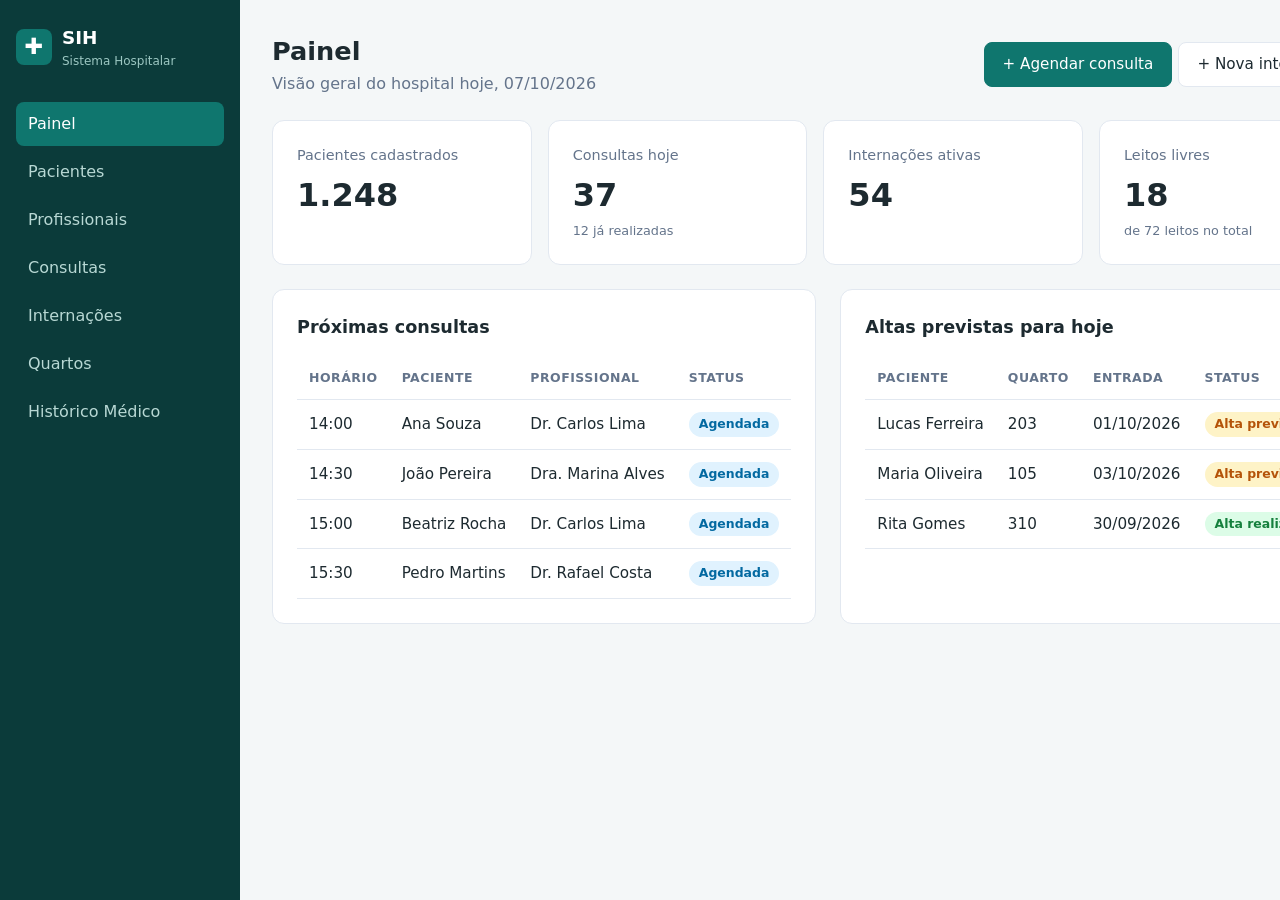
<file: public/index.html>
<!DOCTYPE html>
<html lang="pt-BR">
<head>
  <meta charset="UTF-8">
  <meta name="viewport" content="width=device-width, initial-scale=1.0">
  <title>Painel - Sistema Hospitalar</title>
  <link rel="stylesheet" href="css/style.css">
</head>
<body>
  <aside class="sidebar">
    <div class="brand"><span class="logo">✚</span><div>SIH<small>Sistema Hospitalar</small></div></div>
    <nav>
      <a href="index.html" class="active">Painel</a>
      <a href="pacientes.html">Pacientes</a>
      <a href="profissionais.html">Profissionais</a>
      <a href="consultas.html">Consultas</a>
      <a href="internacoes.html">Internações</a>
      <a href="quartos.html">Quartos</a>
      <a href="historico.html">Histórico Médico</a>
    </nav>
  </aside>

  <main>
    <div class="page-header">
      <div>
        <h1>Painel</h1>
        <p class="subtitle">Visão geral do hospital hoje, 07/10/2026</p>
      </div>
      <div class="actions">
        <a href="consulta-form.html" class="btn btn-primary">+ Agendar consulta</a>
        <a href="internacao-form.html" class="btn">+ Nova internação</a>
      </div>
    </div>

    <section class="stats">
      <div class="card stat">
        <div class="label">Pacientes cadastrados</div>
        <div class="value">1.248</div>
      </div>
      <div class="card stat">
        <div class="label">Consultas hoje</div>
        <div class="value">37</div>
        <div class="hint">12 já realizadas</div>
      </div>
      <div class="card stat">
        <div class="label">Internações ativas</div>
        <div class="value">54</div>
      </div>
      <div class="card stat">
        <div class="label">Leitos livres</div>
        <div class="value">18</div>
        <div class="hint">de 72 leitos no total</div>
      </div>
    </section>

    <div class="grid-2">
      <section class="card">
        <h2 class="section-title">Próximas consultas</h2>
        <div class="table-wrap">
          <table>
            <thead>
              <tr><th>Horário</th><th>Paciente</th><th>Profissional</th><th>Status</th></tr>
            </thead>
            <tbody>
              <tr><td>14:00</td><td>Ana Souza</td><td>Dr. Carlos Lima</td><td><span class="badge badge-info">Agendada</span></td></tr>
              <tr><td>14:30</td><td>João Pereira</td><td>Dra. Marina Alves</td><td><span class="badge badge-info">Agendada</span></td></tr>
              <tr><td>15:00</td><td>Beatriz Rocha</td><td>Dr. Carlos Lima</td><td><span class="badge badge-info">Agendada</span></td></tr>
              <tr><td>15:30</td><td>Pedro Martins</td><td>Dr. Rafael Costa</td><td><span class="badge badge-info">Agendada</span></td></tr>
            </tbody>
          </table>
        </div>
      </section>

      <section class="card">
        <h2 class="section-title">Altas previstas para hoje</h2>
        <div class="table-wrap">
          <table>
            <thead>
              <tr><th>Paciente</th><th>Quarto</th><th>Entrada</th><th>Status</th></tr>
            </thead>
            <tbody>
              <tr><td>Lucas Ferreira</td><td>203</td><td>01/10/2026</td><td><span class="badge badge-warn">Alta prevista</span></td></tr>
              <tr><td>Maria Oliveira</td><td>105</td><td>03/10/2026</td><td><span class="badge badge-warn">Alta prevista</span></td></tr>
              <tr><td>Rita Gomes</td><td>310</td><td>30/09/2026</td><td><span class="badge badge-ok">Alta realizada</span></td></tr>
            </tbody>
          </table>
        </div>
      </section>
    </div>
  </main>
</body>
</html>
</file>
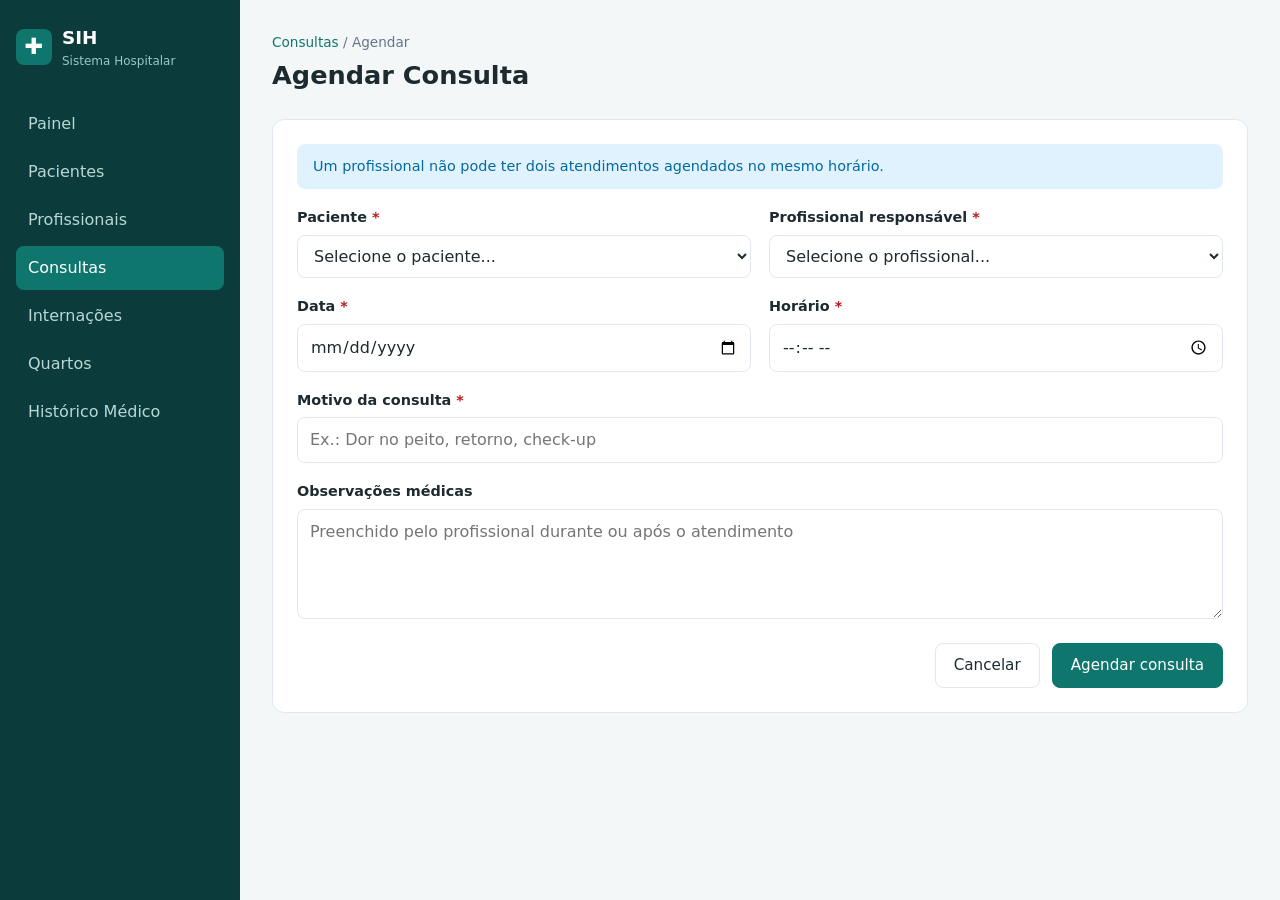
<file: public/consulta-form.html>
<!DOCTYPE html>
<html lang="pt-BR">
<head>
  <meta charset="UTF-8">
  <meta name="viewport" content="width=device-width, initial-scale=1.0">
  <title>Agendar Consulta - Sistema Hospitalar</title>
  <link rel="stylesheet" href="css/style.css">
</head>
<body>
  <aside class="sidebar">
    <div class="brand"><span class="logo">✚</span><div>SIH<small>Sistema Hospitalar</small></div></div>
    <nav>
      <a href="index.html">Painel</a>
      <a href="pacientes.html">Pacientes</a>
      <a href="profissionais.html">Profissionais</a>
      <a href="consultas.html" class="active">Consultas</a>
      <a href="internacoes.html">Internações</a>
      <a href="quartos.html">Quartos</a>
      <a href="historico.html">Histórico Médico</a>
    </nav>
  </aside>

  <main>
    <div class="page-header">
      <div>
        <p class="breadcrumb"><a href="consultas.html">Consultas</a> / Agendar</p>
        <h1>Agendar Consulta</h1>
      </div>
    </div>

    <form class="card">
      <div class="alert alert-info">
        Um profissional não pode ter dois atendimentos agendados no mesmo horário.
      </div>

      <div class="form-grid">
        <div class="field">
          <label for="paciente">Paciente <span class="required">*</span></label>
          <select id="paciente">
            <option value="">Selecione o paciente...</option>
            <option>Ana Souza - 123.456.789-00</option>
            <option>João Pereira - 987.654.321-00</option>
            <option>Beatriz Rocha - 456.789.123-00</option>
          </select>
        </div>
        <div class="field">
          <label for="profissional">Profissional responsável <span class="required">*</span></label>
          <select id="profissional">
            <option value="">Selecione o profissional...</option>
            <option>Dr. Carlos Lima - Cardiologia</option>
            <option>Dra. Marina Alves - Clínica Geral</option>
            <option>Dr. Rafael Costa - Ortopedia</option>
          </select>
        </div>
        <div class="field">
          <label for="data">Data <span class="required">*</span></label>
          <input type="date" id="data">
        </div>
        <div class="field">
          <label for="horario">Horário <span class="required">*</span></label>
          <input type="time" id="horario" step="1800">
        </div>
        <div class="field full">
          <label for="motivo">Motivo da consulta <span class="required">*</span></label>
          <input type="text" id="motivo" placeholder="Ex.: Dor no peito, retorno, check-up">
        </div>
        <div class="field full">
          <label for="observacoes">Observações médicas</label>
          <textarea id="observacoes" placeholder="Preenchido pelo profissional durante ou após o atendimento"></textarea>
        </div>
      </div>

      <div class="form-actions">
        <a href="consultas.html" class="btn">Cancelar</a>
        <button type="button" class="btn btn-primary">Agendar consulta</button>
      </div>
    </form>
  </main>
</body>
</html>
</file>
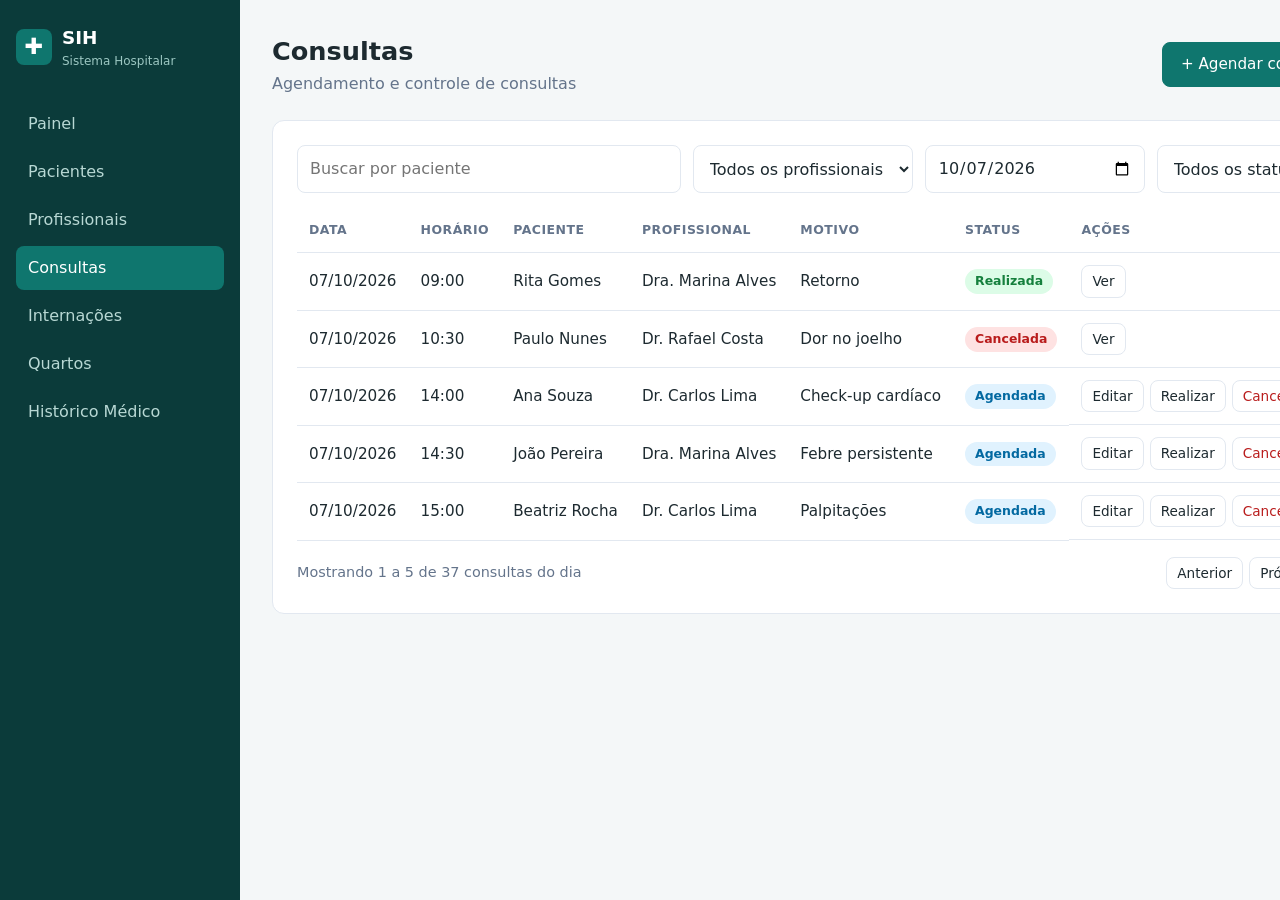
<file: public/consultas.html>
<!DOCTYPE html>
<html lang="pt-BR">
<head>
  <meta charset="UTF-8">
  <meta name="viewport" content="width=device-width, initial-scale=1.0">
  <title>Consultas - Sistema Hospitalar</title>
  <link rel="stylesheet" href="css/style.css">
</head>
<body>
  <aside class="sidebar">
    <div class="brand"><span class="logo">✚</span><div>SIH<small>Sistema Hospitalar</small></div></div>
    <nav>
      <a href="index.html">Painel</a>
      <a href="pacientes.html">Pacientes</a>
      <a href="profissionais.html">Profissionais</a>
      <a href="consultas.html" class="active">Consultas</a>
      <a href="internacoes.html">Internações</a>
      <a href="quartos.html">Quartos</a>
      <a href="historico.html">Histórico Médico</a>
    </nav>
  </aside>

  <main>
    <div class="page-header">
      <div>
        <h1>Consultas</h1>
        <p class="subtitle">Agendamento e controle de consultas</p>
      </div>
      <a href="consulta-form.html" class="btn btn-primary">+ Agendar consulta</a>
    </div>

    <section class="card">
      <form class="toolbar">
        <input type="search" placeholder="Buscar por paciente">
        <select>
          <option>Todos os profissionais</option>
          <option>Dr. Carlos Lima</option>
          <option>Dra. Marina Alves</option>
          <option>Dr. Rafael Costa</option>
        </select>
        <input type="date" value="2026-10-07" style="flex: 0">
        <select>
          <option>Todos os status</option>
          <option>Agendada</option>
          <option>Realizada</option>
          <option>Cancelada</option>
        </select>
      </form>

      <div class="table-wrap">
        <table>
          <thead>
            <tr><th>Data</th><th>Horário</th><th>Paciente</th><th>Profissional</th><th>Motivo</th><th>Status</th><th>Ações</th></tr>
          </thead>
          <tbody>
            <tr>
              <td>07/10/2026</td><td>09:00</td><td>Rita Gomes</td><td>Dra. Marina Alves</td><td>Retorno</td>
              <td><span class="badge badge-ok">Realizada</span></td>
              <td class="actions"><a href="consulta-form.html" class="btn btn-sm">Ver</a></td>
            </tr>
            <tr>
              <td>07/10/2026</td><td>10:30</td><td>Paulo Nunes</td><td>Dr. Rafael Costa</td><td>Dor no joelho</td>
              <td><span class="badge badge-danger">Cancelada</span></td>
              <td class="actions"><a href="consulta-form.html" class="btn btn-sm">Ver</a></td>
            </tr>
            <tr>
              <td>07/10/2026</td><td>14:00</td><td>Ana Souza</td><td>Dr. Carlos Lima</td><td>Check-up cardíaco</td>
              <td><span class="badge badge-info">Agendada</span></td>
              <td class="actions"><a href="consulta-form.html" class="btn btn-sm">Editar</a><a href="consulta-form.html" class="btn btn-sm">Realizar</a><button class="btn btn-sm btn-danger">Cancelar</button></td>
            </tr>
            <tr>
              <td>07/10/2026</td><td>14:30</td><td>João Pereira</td><td>Dra. Marina Alves</td><td>Febre persistente</td>
              <td><span class="badge badge-info">Agendada</span></td>
              <td class="actions"><a href="consulta-form.html" class="btn btn-sm">Editar</a><a href="consulta-form.html" class="btn btn-sm">Realizar</a><button class="btn btn-sm btn-danger">Cancelar</button></td>
            </tr>
            <tr>
              <td>07/10/2026</td><td>15:00</td><td>Beatriz Rocha</td><td>Dr. Carlos Lima</td><td>Palpitações</td>
              <td><span class="badge badge-info">Agendada</span></td>
              <td class="actions"><a href="consulta-form.html" class="btn btn-sm">Editar</a><a href="consulta-form.html" class="btn btn-sm">Realizar</a><button class="btn btn-sm btn-danger">Cancelar</button></td>
            </tr>
          </tbody>
        </table>
      </div>

      <div class="pagination">
        <span>Mostrando 1 a 5 de 37 consultas do dia</span>
        <div class="actions"><button class="btn btn-sm">Anterior</button><button class="btn btn-sm">Próxima</button></div>
      </div>
    </section>
  </main>
</body>
</html>
</file>
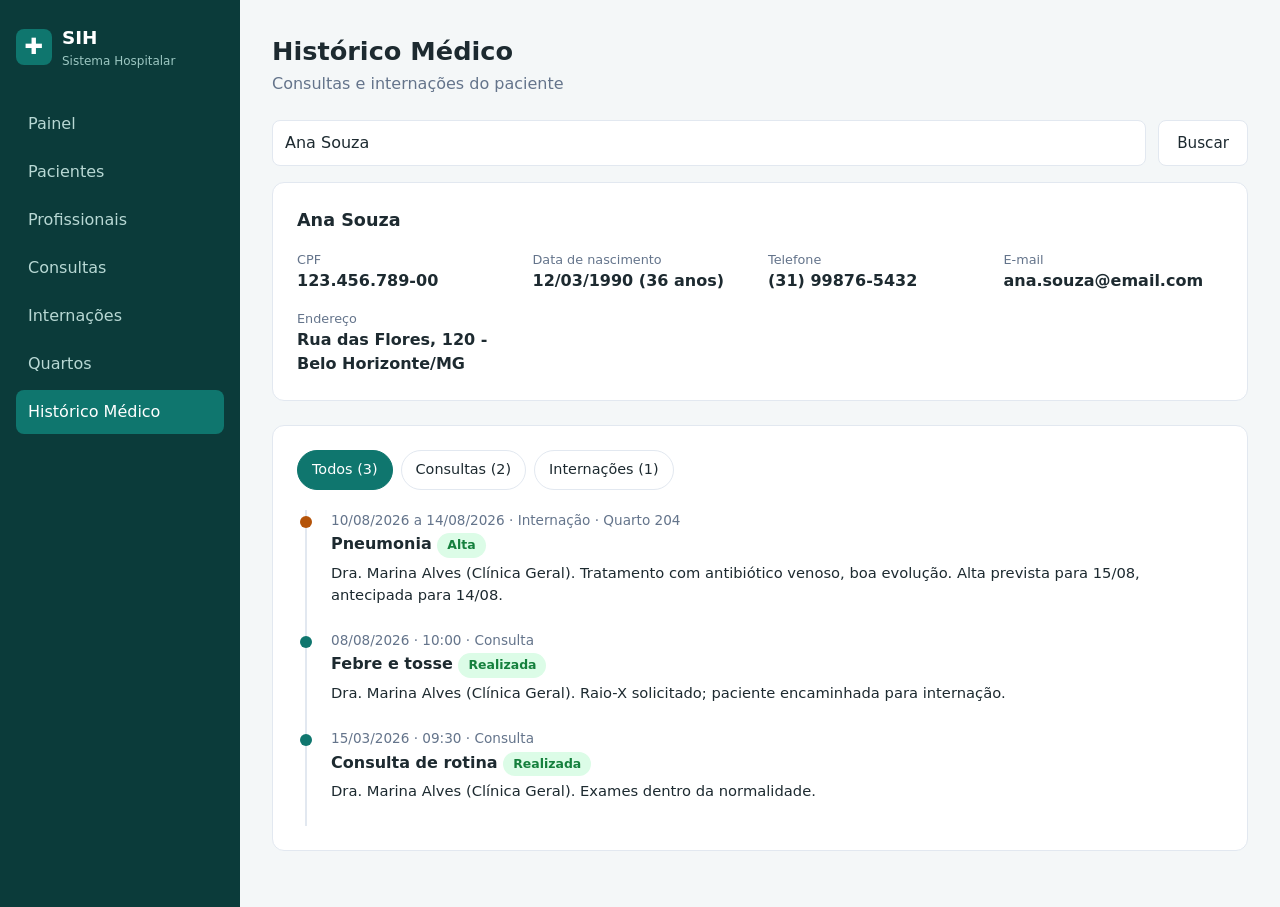
<file: public/historico.html>
<!DOCTYPE html>
<html lang="pt-BR">
<head>
  <meta charset="UTF-8">
  <meta name="viewport" content="width=device-width, initial-scale=1.0">
  <title>Histórico Médico - Sistema Hospitalar</title>
  <link rel="stylesheet" href="css/style.css">
</head>
<body>
  <aside class="sidebar">
    <div class="brand"><span class="logo">✚</span><div>SIH<small>Sistema Hospitalar</small></div></div>
    <nav>
      <a href="index.html">Painel</a>
      <a href="pacientes.html">Pacientes</a>
      <a href="profissionais.html">Profissionais</a>
      <a href="consultas.html">Consultas</a>
      <a href="internacoes.html">Internações</a>
      <a href="quartos.html">Quartos</a>
      <a href="historico.html" class="active">Histórico Médico</a>
    </nav>
  </aside>

  <main>
    <div class="page-header">
      <div>
        <h1>Histórico Médico</h1>
        <p class="subtitle">Consultas e internações do paciente</p>
      </div>
    </div>

    <form class="toolbar">
      <input type="search" placeholder="Buscar paciente por nome ou CPF" value="Ana Souza">
      <button type="button" class="btn">Buscar</button>
    </form>

    <section class="card">
      <h2 class="section-title">Ana Souza</h2>
      <dl class="patient-info">
        <div><dt>CPF</dt><dd>123.456.789-00</dd></div>
        <div><dt>Data de nascimento</dt><dd>12/03/1990 (36 anos)</dd></div>
        <div><dt>Telefone</dt><dd>(31) 99876-5432</dd></div>
        <div><dt>E-mail</dt><dd>ana.souza@email.com</dd></div>
        <div><dt>Endereço</dt><dd>Rua das Flores, 120 - Belo Horizonte/MG</dd></div>
      </dl>
    </section>

    <section class="card">
      <div class="tabs">
        <span class="tab active">Todos (3)</span>
        <span class="tab">Consultas (2)</span>
        <span class="tab">Internações (1)</span>
      </div>

      <ul class="timeline">
        <li class="internacao">
          <div class="date">10/08/2026 a 14/08/2026 · Internação · Quarto 204</div>
          <h3>Pneumonia <span class="badge badge-ok">Alta</span></h3>
          <p>Dra. Marina Alves (Clínica Geral). Tratamento com antibiótico venoso, boa evolução. Alta prevista para 15/08, antecipada para 14/08.</p>
        </li>
        <li>
          <div class="date">08/08/2026 · 10:00 · Consulta</div>
          <h3>Febre e tosse <span class="badge badge-ok">Realizada</span></h3>
          <p>Dra. Marina Alves (Clínica Geral). Raio-X solicitado; paciente encaminhada para internação.</p>
        </li>
        <li>
          <div class="date">15/03/2026 · 09:30 · Consulta</div>
          <h3>Consulta de rotina <span class="badge badge-ok">Realizada</span></h3>
          <p>Dra. Marina Alves (Clínica Geral). Exames dentro da normalidade.</p>
        </li>
      </ul>
    </section>
  </main>
</body>
</html>
</file>
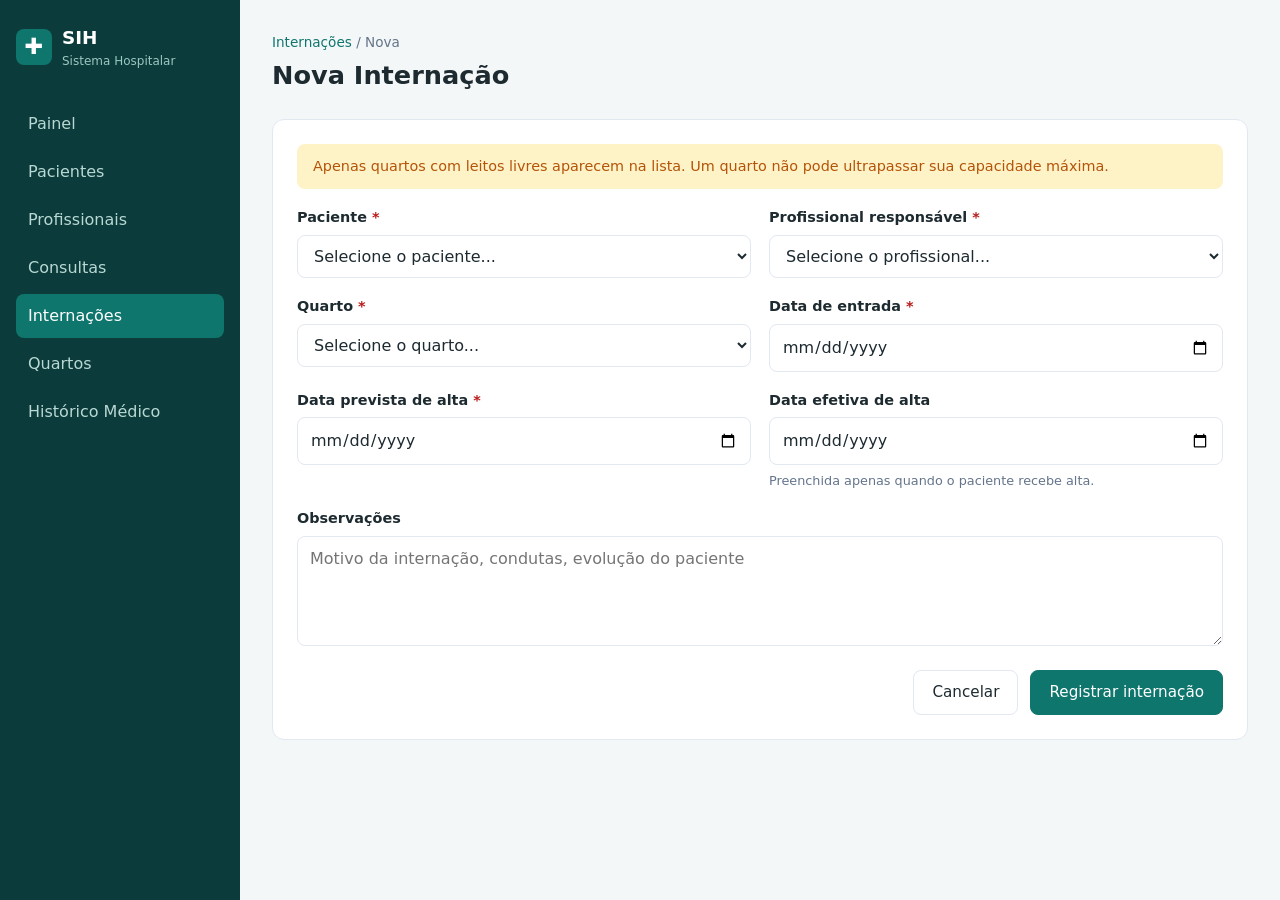
<file: public/internacao-form.html>
<!DOCTYPE html>
<html lang="pt-BR">
<head>
  <meta charset="UTF-8">
  <meta name="viewport" content="width=device-width, initial-scale=1.0">
  <title>Nova Internação - Sistema Hospitalar</title>
  <link rel="stylesheet" href="css/style.css">
</head>
<body>
  <aside class="sidebar">
    <div class="brand"><span class="logo">✚</span><div>SIH<small>Sistema Hospitalar</small></div></div>
    <nav>
      <a href="index.html">Painel</a>
      <a href="pacientes.html">Pacientes</a>
      <a href="profissionais.html">Profissionais</a>
      <a href="consultas.html">Consultas</a>
      <a href="internacoes.html" class="active">Internações</a>
      <a href="quartos.html">Quartos</a>
      <a href="historico.html">Histórico Médico</a>
    </nav>
  </aside>

  <main>
    <div class="page-header">
      <div>
        <p class="breadcrumb"><a href="internacoes.html">Internações</a> / Nova</p>
        <h1>Nova Internação</h1>
      </div>
    </div>

    <form class="card">
      <div class="alert alert-warn">
        Apenas quartos com leitos livres aparecem na lista. Um quarto não pode ultrapassar sua capacidade máxima.
      </div>

      <div class="form-grid">
        <div class="field">
          <label for="paciente">Paciente <span class="required">*</span></label>
          <select id="paciente">
            <option value="">Selecione o paciente...</option>
            <option>Ana Souza - 123.456.789-00</option>
            <option>João Pereira - 987.654.321-00</option>
            <option>Beatriz Rocha - 456.789.123-00</option>
          </select>
        </div>
        <div class="field">
          <label for="profissional">Profissional responsável <span class="required">*</span></label>
          <select id="profissional">
            <option value="">Selecione o profissional...</option>
            <option>Dr. Carlos Lima - Cardiologia</option>
            <option>Dra. Marina Alves - Clínica Geral</option>
            <option>Dr. Rafael Costa - Ortopedia</option>
          </select>
        </div>
        <div class="field">
          <label for="quarto">Quarto <span class="required">*</span></label>
          <select id="quarto">
            <option value="">Selecione o quarto...</option>
            <option>101 - 1º andar (1 de 2 leitos livres)</option>
            <option>204 - 2º andar (2 de 4 leitos livres)</option>
            <option>210 - 2º andar (2 de 3 leitos livres)</option>
            <option>305 - 3º andar (1 de 1 leito livre)</option>
            <option>310 - 3º andar (2 de 2 leitos livres)</option>
          </select>
        </div>
        <div class="field">
          <label for="entrada">Data de entrada <span class="required">*</span></label>
          <input type="date" id="entrada">
        </div>
        <div class="field">
          <label for="prevista">Data prevista de alta <span class="required">*</span></label>
          <input type="date" id="prevista">
        </div>
        <div class="field">
          <label for="efetiva">Data efetiva de alta</label>
          <input type="date" id="efetiva">
          <span class="hint">Preenchida apenas quando o paciente recebe alta.</span>
        </div>
        <div class="field full">
          <label for="observacoes">Observações</label>
          <textarea id="observacoes" placeholder="Motivo da internação, condutas, evolução do paciente"></textarea>
        </div>
      </div>

      <div class="form-actions">
        <a href="internacoes.html" class="btn">Cancelar</a>
        <button type="button" class="btn btn-primary">Registrar internação</button>
      </div>
    </form>
  </main>
</body>
</html>
</file>
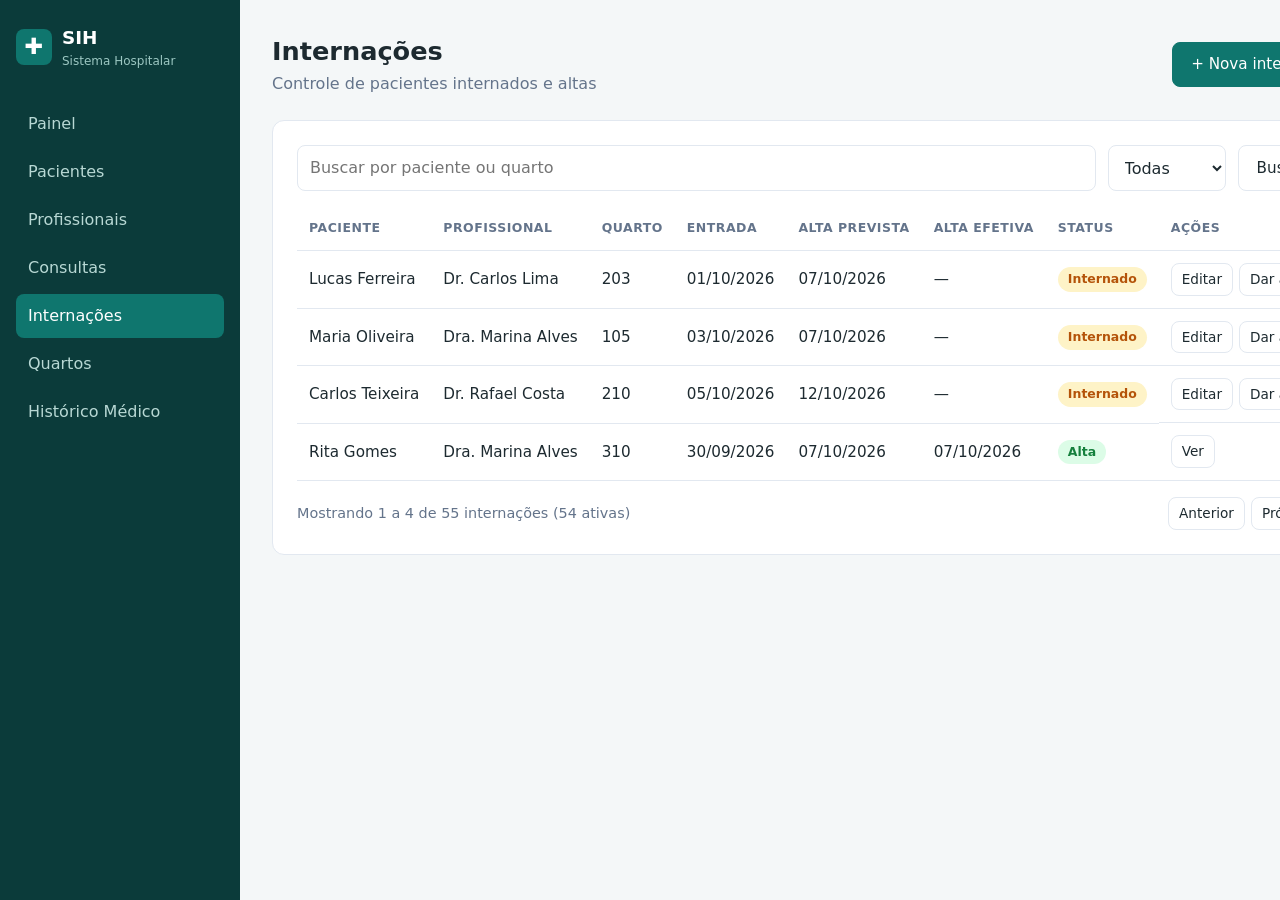
<file: public/internacoes.html>
<!DOCTYPE html>
<html lang="pt-BR">
<head>
  <meta charset="UTF-8">
  <meta name="viewport" content="width=device-width, initial-scale=1.0">
  <title>Internações - Sistema Hospitalar</title>
  <link rel="stylesheet" href="css/style.css">
</head>
<body>
  <aside class="sidebar">
    <div class="brand"><span class="logo">✚</span><div>SIH<small>Sistema Hospitalar</small></div></div>
    <nav>
      <a href="index.html">Painel</a>
      <a href="pacientes.html">Pacientes</a>
      <a href="profissionais.html">Profissionais</a>
      <a href="consultas.html">Consultas</a>
      <a href="internacoes.html" class="active">Internações</a>
      <a href="quartos.html">Quartos</a>
      <a href="historico.html">Histórico Médico</a>
    </nav>
  </aside>

  <main>
    <div class="page-header">
      <div>
        <h1>Internações</h1>
        <p class="subtitle">Controle de pacientes internados e altas</p>
      </div>
      <a href="internacao-form.html" class="btn btn-primary">+ Nova internação</a>
    </div>

    <section class="card">
      <form class="toolbar">
        <input type="search" placeholder="Buscar por paciente ou quarto">
        <select>
          <option>Todas</option>
          <option>Ativas</option>
          <option>Com alta</option>
        </select>
        <button type="button" class="btn">Buscar</button>
      </form>

      <div class="table-wrap">
        <table>
          <thead>
            <tr><th>Paciente</th><th>Profissional</th><th>Quarto</th><th>Entrada</th><th>Alta prevista</th><th>Alta efetiva</th><th>Status</th><th>Ações</th></tr>
          </thead>
          <tbody>
            <tr>
              <td>Lucas Ferreira</td><td>Dr. Carlos Lima</td><td>203</td><td>01/10/2026</td><td>07/10/2026</td><td>—</td>
              <td><span class="badge badge-warn">Internado</span></td>
              <td class="actions"><a href="internacao-form.html" class="btn btn-sm">Editar</a><button class="btn btn-sm">Dar alta</button></td>
            </tr>
            <tr>
              <td>Maria Oliveira</td><td>Dra. Marina Alves</td><td>105</td><td>03/10/2026</td><td>07/10/2026</td><td>—</td>
              <td><span class="badge badge-warn">Internado</span></td>
              <td class="actions"><a href="internacao-form.html" class="btn btn-sm">Editar</a><button class="btn btn-sm">Dar alta</button></td>
            </tr>
            <tr>
              <td>Carlos Teixeira</td><td>Dr. Rafael Costa</td><td>210</td><td>05/10/2026</td><td>12/10/2026</td><td>—</td>
              <td><span class="badge badge-warn">Internado</span></td>
              <td class="actions"><a href="internacao-form.html" class="btn btn-sm">Editar</a><button class="btn btn-sm">Dar alta</button></td>
            </tr>
            <tr>
              <td>Rita Gomes</td><td>Dra. Marina Alves</td><td>310</td><td>30/09/2026</td><td>07/10/2026</td><td>07/10/2026</td>
              <td><span class="badge badge-ok">Alta</span></td>
              <td class="actions"><a href="internacao-form.html" class="btn btn-sm">Ver</a></td>
            </tr>
          </tbody>
        </table>
      </div>

      <div class="pagination">
        <span>Mostrando 1 a 4 de 55 internações (54 ativas)</span>
        <div class="actions"><button class="btn btn-sm">Anterior</button><button class="btn btn-sm">Próxima</button></div>
      </div>
    </section>
  </main>
</body>
</html>
</file>
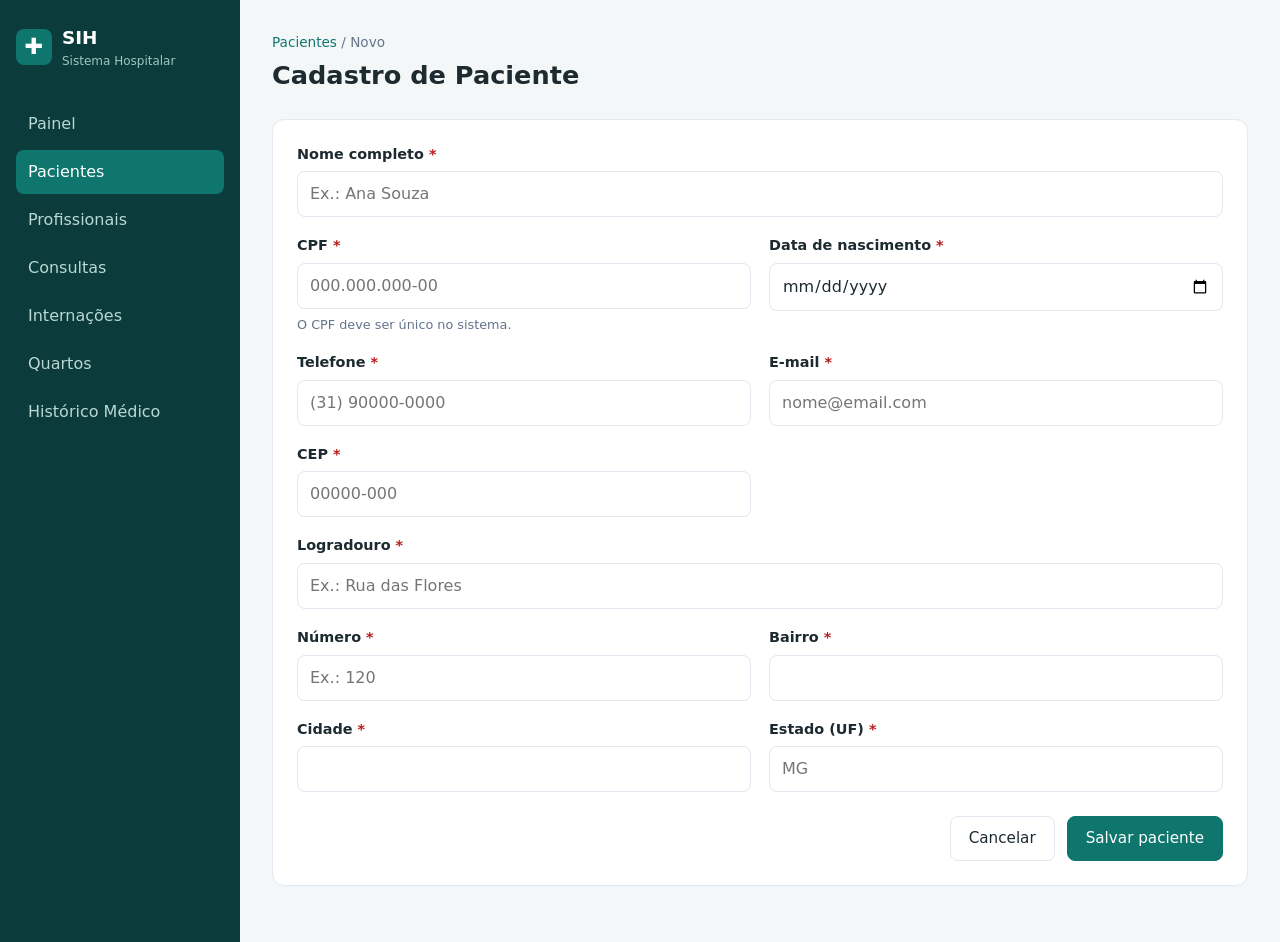
<file: public/paciente-form.html>
<!DOCTYPE html>
<html lang="pt-BR">
<head>
  <meta charset="UTF-8">
  <meta name="viewport" content="width=device-width, initial-scale=1.0">
  <title>Cadastro de Paciente - Sistema Hospitalar</title>
  <link rel="stylesheet" href="css/style.css">
</head>
<body>
  <aside class="sidebar">
    <div class="brand"><span class="logo">✚</span><div>SIH<small>Sistema Hospitalar</small></div></div>
    <nav>
      <a href="index.html">Painel</a>
      <a href="pacientes.html" class="active">Pacientes</a>
      <a href="profissionais.html">Profissionais</a>
      <a href="consultas.html">Consultas</a>
      <a href="internacoes.html">Internações</a>
      <a href="quartos.html">Quartos</a>
      <a href="historico.html">Histórico Médico</a>
    </nav>
  </aside>

  <main>
    <div class="page-header">
      <div>
        <p class="breadcrumb"><a href="pacientes.html">Pacientes</a> / Novo</p>
        <h1>Cadastro de Paciente</h1>
      </div>
    </div>

    <form class="card">
      <div class="form-grid">
        <div class="field full">
          <label for="nome">Nome completo <span class="required">*</span></label>
          <input type="text" id="nome" placeholder="Ex.: Ana Souza">
        </div>
        <div class="field">
          <label for="cpf">CPF <span class="required">*</span></label>
          <input type="text" id="cpf" placeholder="000.000.000-00">
          <span class="hint">O CPF deve ser único no sistema.</span>
        </div>
        <div class="field">
          <label for="nascimento">Data de nascimento <span class="required">*</span></label>
          <input type="date" id="nascimento">
        </div>
        <div class="field">
          <label for="telefone">Telefone <span class="required">*</span></label>
          <input type="tel" id="telefone" placeholder="(31) 90000-0000">
        </div>
        <div class="field">
          <label for="email">E-mail <span class="required">*</span></label>
          <input type="email" id="email" placeholder="nome@email.com">
        </div>
        <div class="field">
          <label for="cep">CEP <span class="required">*</span></label>
          <input type="text" id="cep" placeholder="00000-000">
        </div>
        <div class="field full">
          <label for="logradouro">Logradouro <span class="required">*</span></label>
          <input type="text" id="logradouro" placeholder="Ex.: Rua das Flores">
        </div>
        <div class="field">
          <label for="numero">Número <span class="required">*</span></label>
          <input type="text" id="numero" placeholder="Ex.: 120">
        </div>
        <div class="field">
          <label for="bairro">Bairro <span class="required">*</span></label>
          <input type="text" id="bairro">
        </div>
        <div class="field">
          <label for="cidade">Cidade <span class="required">*</span></label>
          <input type="text" id="cidade">
        </div>
        <div class="field">
          <label for="estado">Estado (UF) <span class="required">*</span></label>
          <input type="text" id="estado" maxlength="2" placeholder="MG">
        </div>
      </div>

      <div class="form-actions">
        <a href="pacientes.html" class="btn">Cancelar</a>
        <button type="button" class="btn btn-primary">Salvar paciente</button>
      </div>
    </form>
  </main>
</body>
</html>
</file>
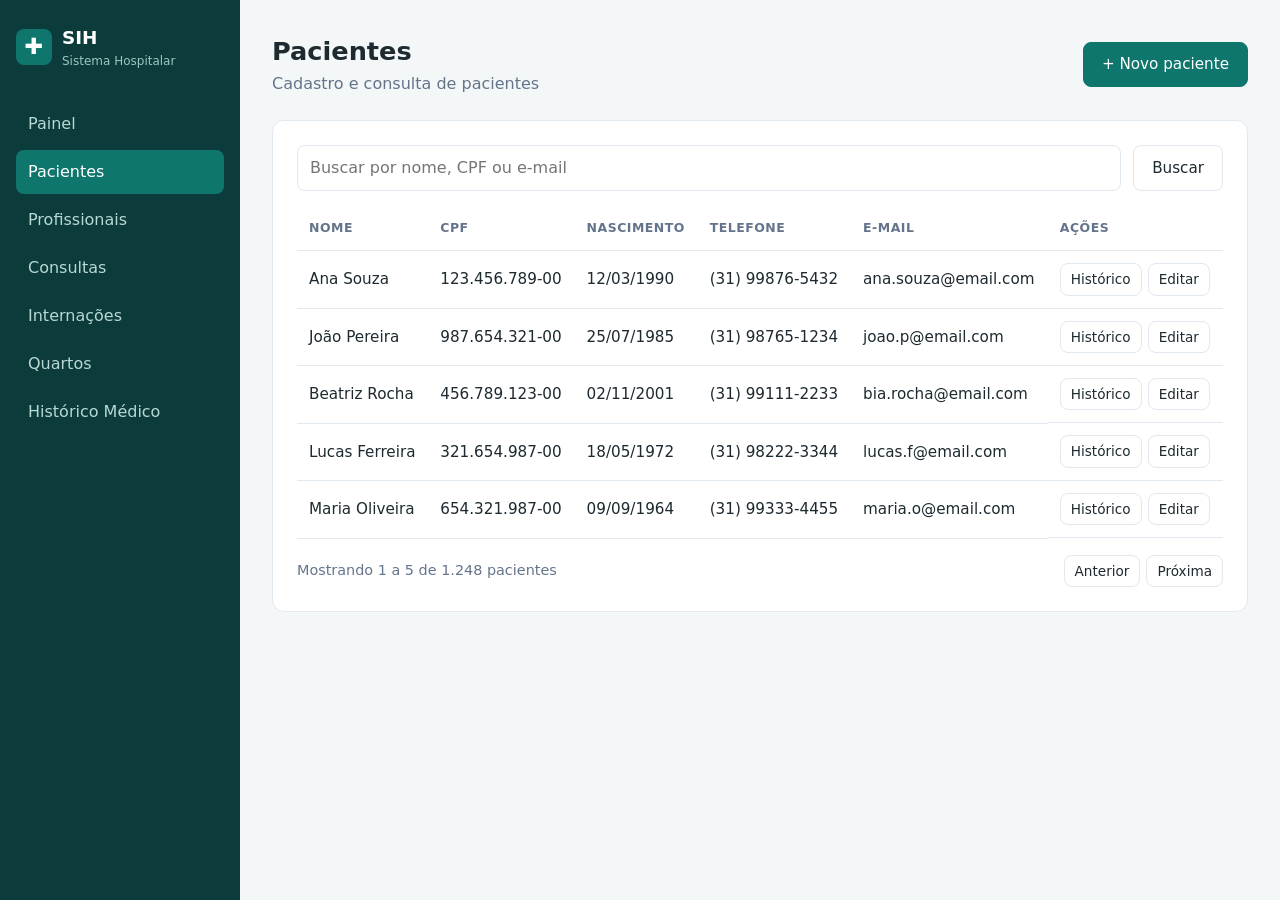
<file: public/pacientes.html>
<!DOCTYPE html>
<html lang="pt-BR">
<head>
  <meta charset="UTF-8">
  <meta name="viewport" content="width=device-width, initial-scale=1.0">
  <title>Pacientes - Sistema Hospitalar</title>
  <link rel="stylesheet" href="css/style.css">
</head>
<body>
  <aside class="sidebar">
    <div class="brand"><span class="logo">✚</span><div>SIH<small>Sistema Hospitalar</small></div></div>
    <nav>
      <a href="index.html">Painel</a>
      <a href="pacientes.html" class="active">Pacientes</a>
      <a href="profissionais.html">Profissionais</a>
      <a href="consultas.html">Consultas</a>
      <a href="internacoes.html">Internações</a>
      <a href="quartos.html">Quartos</a>
      <a href="historico.html">Histórico Médico</a>
    </nav>
  </aside>

  <main>
    <div class="page-header">
      <div>
        <h1>Pacientes</h1>
        <p class="subtitle">Cadastro e consulta de pacientes</p>
      </div>
      <a href="paciente-form.html" class="btn btn-primary">+ Novo paciente</a>
    </div>

    <section class="card">
      <form class="toolbar">
        <input type="search" placeholder="Buscar por nome, CPF ou e-mail">
        <button type="button" class="btn">Buscar</button>
      </form>

      <div class="table-wrap">
        <table>
          <thead>
            <tr><th>Nome</th><th>CPF</th><th>Nascimento</th><th>Telefone</th><th>E-mail</th><th>Ações</th></tr>
          </thead>
          <tbody>
            <tr>
              <td>Ana Souza</td><td>123.456.789-00</td><td>12/03/1990</td><td>(31) 99876-5432</td><td>ana.souza@email.com</td>
              <td class="actions"><a href="historico.html" class="btn btn-sm">Histórico</a><a href="paciente-form.html" class="btn btn-sm">Editar</a></td>
            </tr>
            <tr>
              <td>João Pereira</td><td>987.654.321-00</td><td>25/07/1985</td><td>(31) 98765-1234</td><td>joao.p@email.com</td>
              <td class="actions"><a href="historico.html" class="btn btn-sm">Histórico</a><a href="paciente-form.html" class="btn btn-sm">Editar</a></td>
            </tr>
            <tr>
              <td>Beatriz Rocha</td><td>456.789.123-00</td><td>02/11/2001</td><td>(31) 99111-2233</td><td>bia.rocha@email.com</td>
              <td class="actions"><a href="historico.html" class="btn btn-sm">Histórico</a><a href="paciente-form.html" class="btn btn-sm">Editar</a></td>
            </tr>
            <tr>
              <td>Lucas Ferreira</td><td>321.654.987-00</td><td>18/05/1972</td><td>(31) 98222-3344</td><td>lucas.f@email.com</td>
              <td class="actions"><a href="historico.html" class="btn btn-sm">Histórico</a><a href="paciente-form.html" class="btn btn-sm">Editar</a></td>
            </tr>
            <tr>
              <td>Maria Oliveira</td><td>654.321.987-00</td><td>09/09/1964</td><td>(31) 99333-4455</td><td>maria.o@email.com</td>
              <td class="actions"><a href="historico.html" class="btn btn-sm">Histórico</a><a href="paciente-form.html" class="btn btn-sm">Editar</a></td>
            </tr>
          </tbody>
        </table>
      </div>

      <div class="pagination">
        <span>Mostrando 1 a 5 de 1.248 pacientes</span>
        <div class="actions"><button class="btn btn-sm">Anterior</button><button class="btn btn-sm">Próxima</button></div>
      </div>
    </section>
  </main>
</body>
</html>
</file>
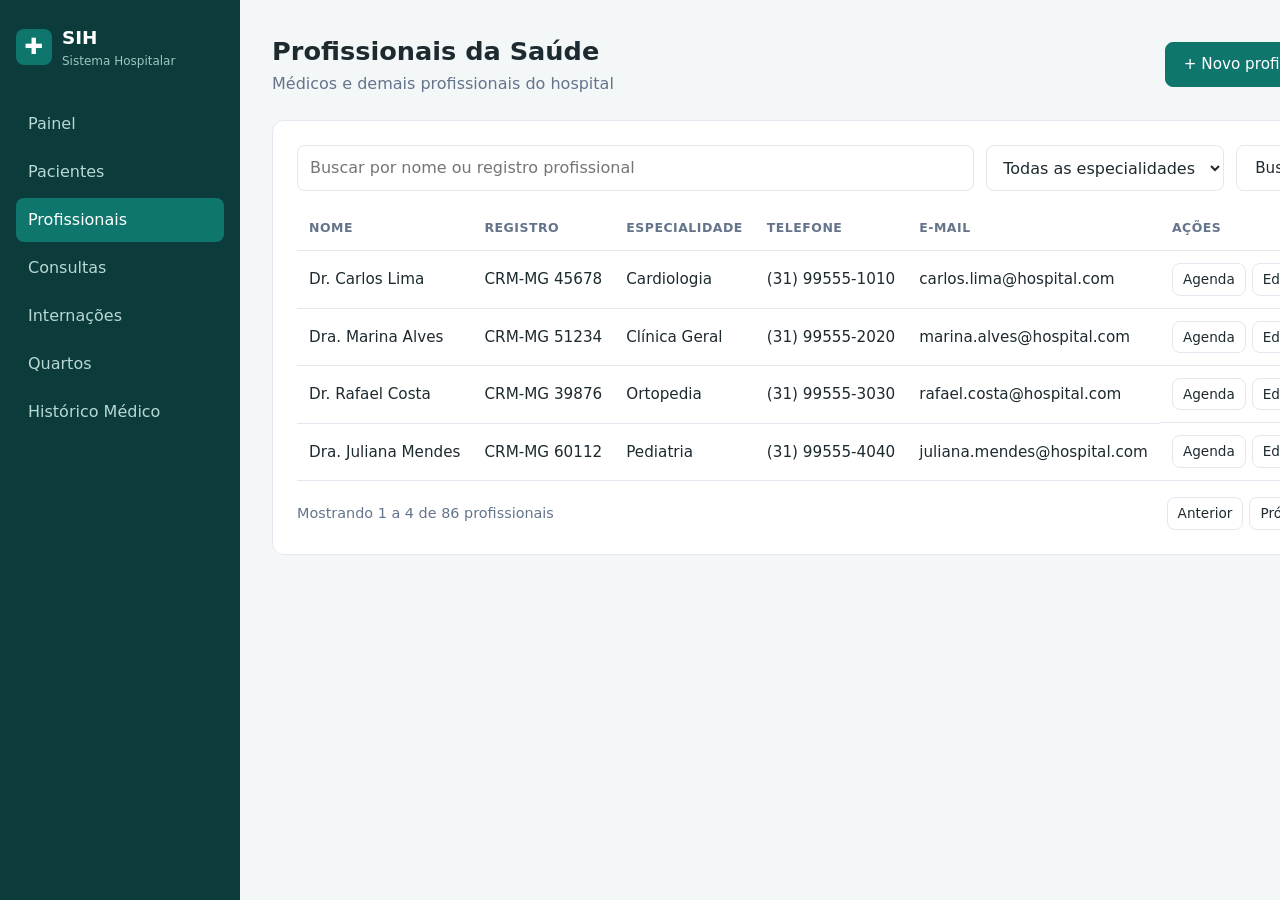
<file: public/profissionais.html>
<!DOCTYPE html>
<html lang="pt-BR">
<head>
  <meta charset="UTF-8">
  <meta name="viewport" content="width=device-width, initial-scale=1.0">
  <title>Profissionais - Sistema Hospitalar</title>
  <link rel="stylesheet" href="css/style.css">
</head>
<body>
  <aside class="sidebar">
    <div class="brand"><span class="logo">✚</span><div>SIH<small>Sistema Hospitalar</small></div></div>
    <nav>
      <a href="index.html">Painel</a>
      <a href="pacientes.html">Pacientes</a>
      <a href="profissionais.html" class="active">Profissionais</a>
      <a href="consultas.html">Consultas</a>
      <a href="internacoes.html">Internações</a>
      <a href="quartos.html">Quartos</a>
      <a href="historico.html">Histórico Médico</a>
    </nav>
  </aside>

  <main>
    <div class="page-header">
      <div>
        <h1>Profissionais da Saúde</h1>
        <p class="subtitle">Médicos e demais profissionais do hospital</p>
      </div>
      <a href="profissional-form.html" class="btn btn-primary">+ Novo profissional</a>
    </div>

    <section class="card">
      <form class="toolbar">
        <input type="search" placeholder="Buscar por nome ou registro profissional">
        <select>
          <option>Todas as especialidades</option>
          <option>Cardiologia</option>
          <option>Clínica Geral</option>
          <option>Ortopedia</option>
          <option>Pediatria</option>
          <option>Neurologia</option>
          <option>Enfermagem</option>
        </select>
        <button type="button" class="btn">Buscar</button>
      </form>

      <div class="table-wrap">
        <table>
          <thead>
            <tr><th>Nome</th><th>Registro</th><th>Especialidade</th><th>Telefone</th><th>E-mail</th><th>Ações</th></tr>
          </thead>
          <tbody>
            <tr>
              <td>Dr. Carlos Lima</td><td>CRM-MG 45678</td><td>Cardiologia</td><td>(31) 99555-1010</td><td>carlos.lima@hospital.com</td>
              <td class="actions"><a href="consultas.html" class="btn btn-sm">Agenda</a><a href="profissional-form.html" class="btn btn-sm">Editar</a></td>
            </tr>
            <tr>
              <td>Dra. Marina Alves</td><td>CRM-MG 51234</td><td>Clínica Geral</td><td>(31) 99555-2020</td><td>marina.alves@hospital.com</td>
              <td class="actions"><a href="consultas.html" class="btn btn-sm">Agenda</a><a href="profissional-form.html" class="btn btn-sm">Editar</a></td>
            </tr>
            <tr>
              <td>Dr. Rafael Costa</td><td>CRM-MG 39876</td><td>Ortopedia</td><td>(31) 99555-3030</td><td>rafael.costa@hospital.com</td>
              <td class="actions"><a href="consultas.html" class="btn btn-sm">Agenda</a><a href="profissional-form.html" class="btn btn-sm">Editar</a></td>
            </tr>
            <tr>
              <td>Dra. Juliana Mendes</td><td>CRM-MG 60112</td><td>Pediatria</td><td>(31) 99555-4040</td><td>juliana.mendes@hospital.com</td>
              <td class="actions"><a href="consultas.html" class="btn btn-sm">Agenda</a><a href="profissional-form.html" class="btn btn-sm">Editar</a></td>
            </tr>
          </tbody>
        </table>
      </div>

      <div class="pagination">
        <span>Mostrando 1 a 4 de 86 profissionais</span>
        <div class="actions"><button class="btn btn-sm">Anterior</button><button class="btn btn-sm">Próxima</button></div>
      </div>
    </section>
  </main>
</body>
</html>
</file>
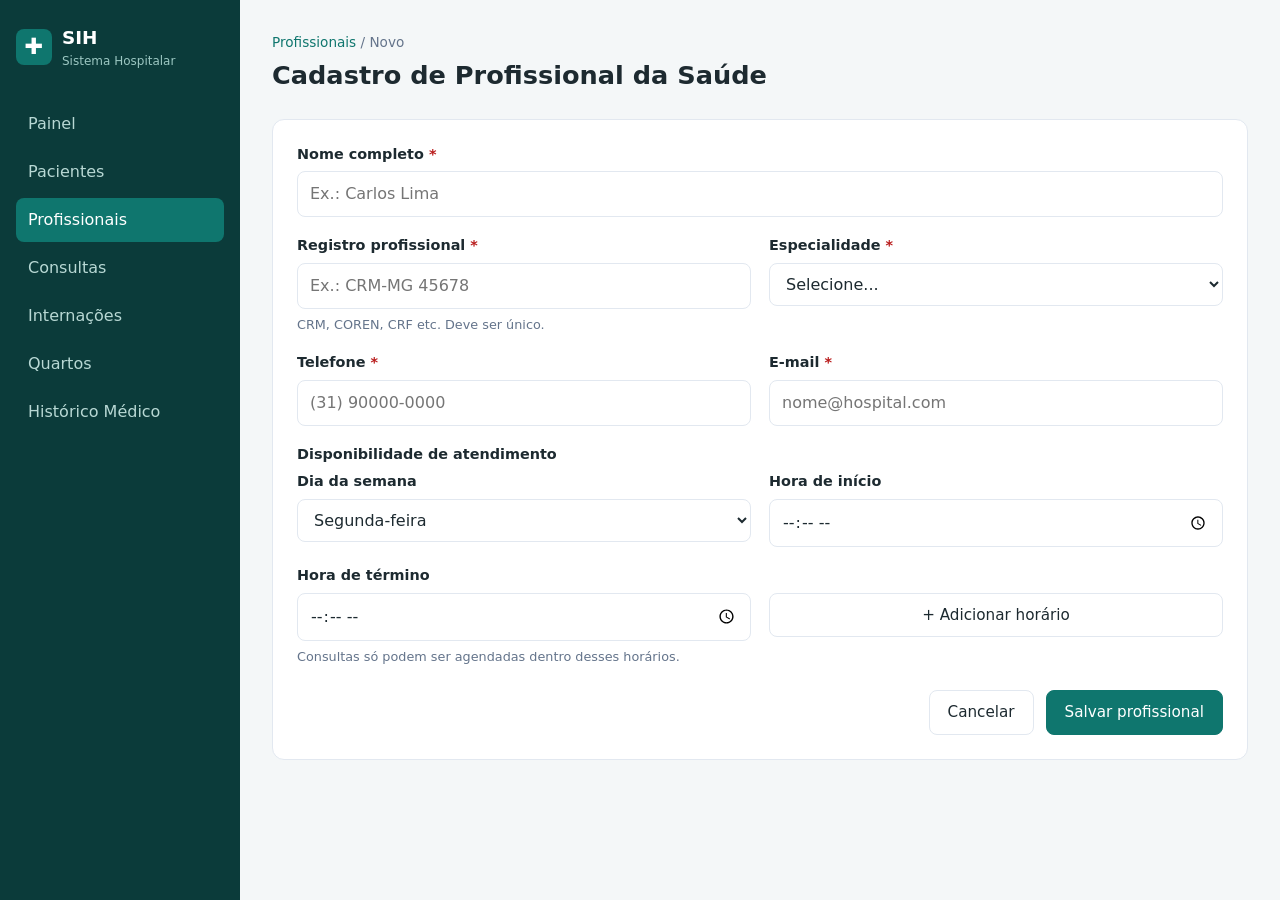
<file: public/profissional-form.html>
<!DOCTYPE html>
<html lang="pt-BR">
<head>
  <meta charset="UTF-8">
  <meta name="viewport" content="width=device-width, initial-scale=1.0">
  <title>Cadastro de Profissional - Sistema Hospitalar</title>
  <link rel="stylesheet" href="css/style.css">
</head>
<body>
  <aside class="sidebar">
    <div class="brand"><span class="logo">✚</span><div>SIH<small>Sistema Hospitalar</small></div></div>
    <nav>
      <a href="index.html">Painel</a>
      <a href="pacientes.html">Pacientes</a>
      <a href="profissionais.html" class="active">Profissionais</a>
      <a href="consultas.html">Consultas</a>
      <a href="internacoes.html">Internações</a>
      <a href="quartos.html">Quartos</a>
      <a href="historico.html">Histórico Médico</a>
    </nav>
  </aside>

  <main>
    <div class="page-header">
      <div>
        <p class="breadcrumb"><a href="profissionais.html">Profissionais</a> / Novo</p>
        <h1>Cadastro de Profissional da Saúde</h1>
      </div>
    </div>

    <form class="card">
      <div class="form-grid">
        <div class="field full">
          <label for="nome">Nome completo <span class="required">*</span></label>
          <input type="text" id="nome" placeholder="Ex.: Carlos Lima">
        </div>
        <div class="field">
          <label for="registro">Registro profissional <span class="required">*</span></label>
          <input type="text" id="registro" placeholder="Ex.: CRM-MG 45678">
          <span class="hint">CRM, COREN, CRF etc. Deve ser único.</span>
        </div>
        <div class="field">
          <label for="especialidade">Especialidade <span class="required">*</span></label>
          <select id="especialidade">
            <option value="">Selecione...</option>
            <option>Cardiologia</option>
            <option>Clínica Geral</option>
            <option>Ortopedia</option>
            <option>Pediatria</option>
            <option>Neurologia</option>
            <option>Enfermagem</option>
          </select>
        </div>
        <div class="field">
          <label for="telefone">Telefone <span class="required">*</span></label>
          <input type="tel" id="telefone" placeholder="(31) 90000-0000">
        </div>
        <div class="field">
          <label for="email">E-mail <span class="required">*</span></label>
          <input type="email" id="email" placeholder="nome@hospital.com">
        </div>
        <div class="field full">
          <label>Disponibilidade de atendimento</label>
          <div class="form-grid">
            <div class="field">
              <label for="dia">Dia da semana</label>
              <select id="dia">
                <option>Segunda-feira</option>
                <option>Terça-feira</option>
                <option>Quarta-feira</option>
                <option>Quinta-feira</option>
                <option>Sexta-feira</option>
                <option>Sábado</option>
                <option>Domingo</option>
              </select>
            </div>
            <div class="field">
              <label for="hora-inicio">Hora de início</label>
              <input type="time" id="hora-inicio">
            </div>
            <div class="field">
              <label for="hora-fim">Hora de término</label>
              <input type="time" id="hora-fim">
            </div>
            <div class="field">
              <label>&nbsp;</label>
              <button type="button" class="btn">+ Adicionar horário</button>
            </div>
          </div>
          <span class="hint">Consultas só podem ser agendadas dentro desses horários.</span>
        </div>
      </div>

      <div class="form-actions">
        <a href="profissionais.html" class="btn">Cancelar</a>
        <button type="button" class="btn btn-primary">Salvar profissional</button>
      </div>
    </form>
  </main>
</body>
</html>
</file>
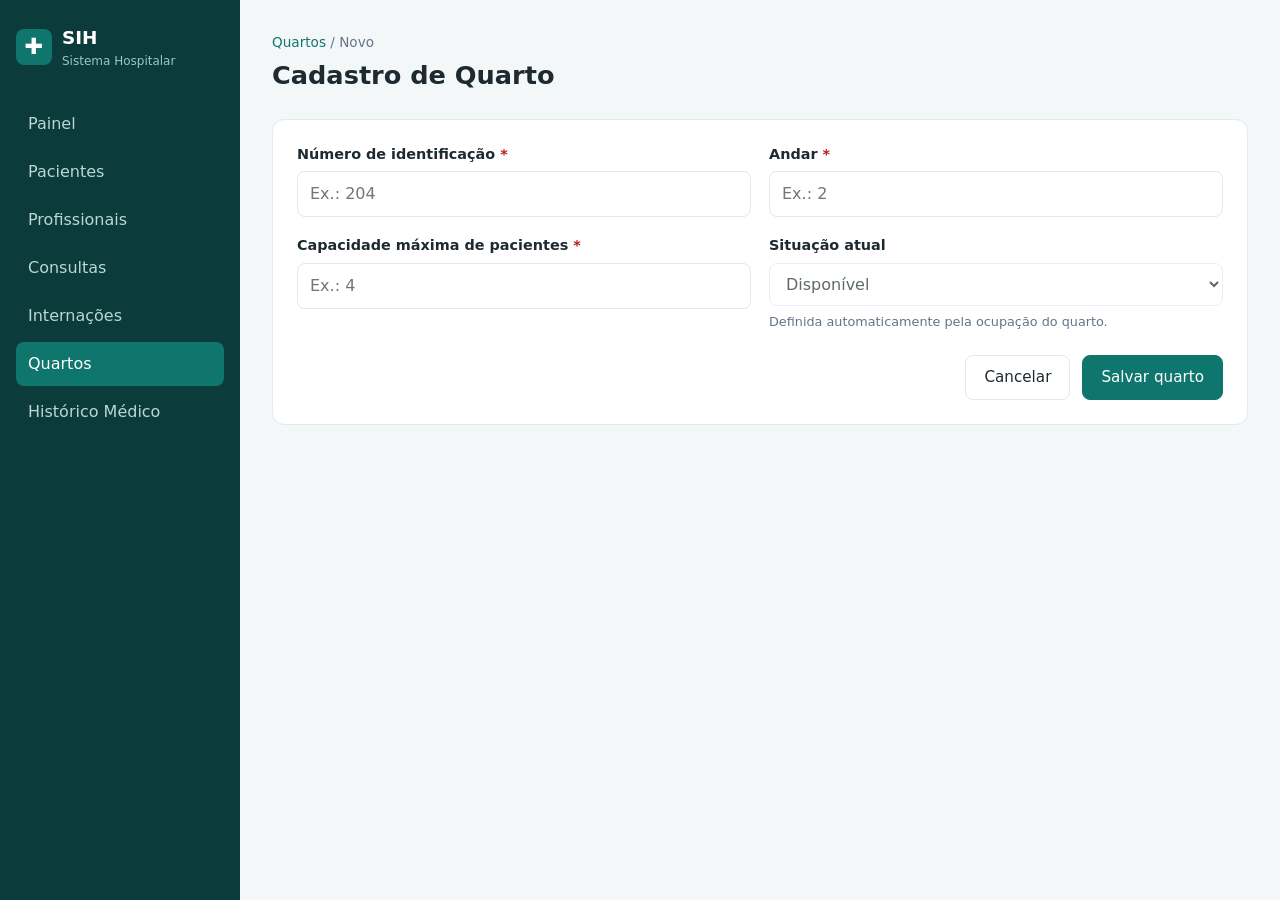
<file: public/quarto-form.html>
<!DOCTYPE html>
<html lang="pt-BR">
<head>
  <meta charset="UTF-8">
  <meta name="viewport" content="width=device-width, initial-scale=1.0">
  <title>Cadastro de Quarto - Sistema Hospitalar</title>
  <link rel="stylesheet" href="css/style.css">
</head>
<body>
  <aside class="sidebar">
    <div class="brand"><span class="logo">✚</span><div>SIH<small>Sistema Hospitalar</small></div></div>
    <nav>
      <a href="index.html">Painel</a>
      <a href="pacientes.html">Pacientes</a>
      <a href="profissionais.html">Profissionais</a>
      <a href="consultas.html">Consultas</a>
      <a href="internacoes.html">Internações</a>
      <a href="quartos.html" class="active">Quartos</a>
      <a href="historico.html">Histórico Médico</a>
    </nav>
  </aside>

  <main>
    <div class="page-header">
      <div>
        <p class="breadcrumb"><a href="quartos.html">Quartos</a> / Novo</p>
        <h1>Cadastro de Quarto</h1>
      </div>
    </div>

    <form class="card">
      <div class="form-grid">
        <div class="field">
          <label for="numero">Número de identificação <span class="required">*</span></label>
          <input type="number" id="numero" min="1" placeholder="Ex.: 204">
        </div>
        <div class="field">
          <label for="andar">Andar <span class="required">*</span></label>
          <input type="number" id="andar" min="0" placeholder="Ex.: 2">
        </div>
        <div class="field">
          <label for="capacidade">Capacidade máxima de pacientes <span class="required">*</span></label>
          <input type="number" id="capacidade" min="1" placeholder="Ex.: 4">
        </div>
        <div class="field">
          <label for="situacao">Situação atual</label>
          <select id="situacao" disabled>
            <option>Disponível</option>
            <option>Ocupado</option>
          </select>
          <span class="hint">Definida automaticamente pela ocupação do quarto.</span>
        </div>
      </div>

      <div class="form-actions">
        <a href="quartos.html" class="btn">Cancelar</a>
        <button type="button" class="btn btn-primary">Salvar quarto</button>
      </div>
    </form>
  </main>
</body>
</html>
</file>
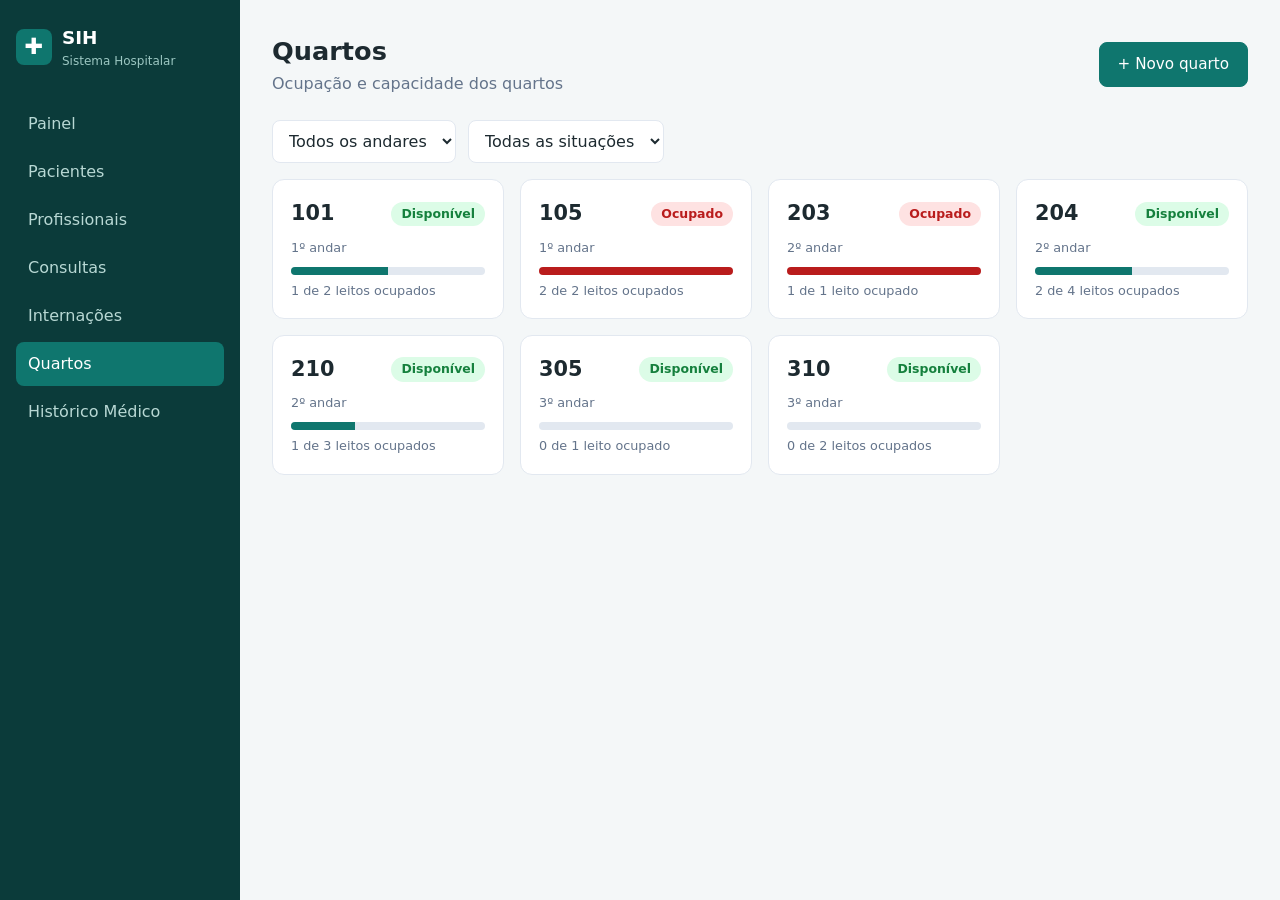
<file: public/quartos.html>
<!DOCTYPE html>
<html lang="pt-BR">
<head>
  <meta charset="UTF-8">
  <meta name="viewport" content="width=device-width, initial-scale=1.0">
  <title>Quartos - Sistema Hospitalar</title>
  <link rel="stylesheet" href="css/style.css">
</head>
<body>
  <aside class="sidebar">
    <div class="brand"><span class="logo">✚</span><div>SIH<small>Sistema Hospitalar</small></div></div>
    <nav>
      <a href="index.html">Painel</a>
      <a href="pacientes.html">Pacientes</a>
      <a href="profissionais.html">Profissionais</a>
      <a href="consultas.html">Consultas</a>
      <a href="internacoes.html">Internações</a>
      <a href="quartos.html" class="active">Quartos</a>
      <a href="historico.html">Histórico Médico</a>
    </nav>
  </aside>

  <main>
    <div class="page-header">
      <div>
        <h1>Quartos</h1>
        <p class="subtitle">Ocupação e capacidade dos quartos</p>
      </div>
      <a href="quarto-form.html" class="btn btn-primary">+ Novo quarto</a>
    </div>

    <form class="toolbar">
      <select>
        <option>Todos os andares</option>
        <option>1º andar</option>
        <option>2º andar</option>
        <option>3º andar</option>
      </select>
      <select>
        <option>Todas as situações</option>
        <option>Disponível</option>
        <option>Ocupado</option>
      </select>
    </form>

    <section class="rooms">
      <div class="room">
        <div class="room-header"><span class="room-number">101</span><span class="badge badge-ok">Disponível</span></div>
        <div class="hint">1º andar</div>
        <div class="bar"><span style="width: 50%"></span></div>
        <div class="hint">1 de 2 leitos ocupados</div>
      </div>
      <div class="room">
        <div class="room-header"><span class="room-number">105</span><span class="badge badge-danger">Ocupado</span></div>
        <div class="hint">1º andar</div>
        <div class="bar"><span class="full" style="width: 100%"></span></div>
        <div class="hint">2 de 2 leitos ocupados</div>
      </div>
      <div class="room">
        <div class="room-header"><span class="room-number">203</span><span class="badge badge-danger">Ocupado</span></div>
        <div class="hint">2º andar</div>
        <div class="bar"><span class="full" style="width: 100%"></span></div>
        <div class="hint">1 de 1 leito ocupado</div>
      </div>
      <div class="room">
        <div class="room-header"><span class="room-number">204</span><span class="badge badge-ok">Disponível</span></div>
        <div class="hint">2º andar</div>
        <div class="bar"><span style="width: 50%"></span></div>
        <div class="hint">2 de 4 leitos ocupados</div>
      </div>
      <div class="room">
        <div class="room-header"><span class="room-number">210</span><span class="badge badge-ok">Disponível</span></div>
        <div class="hint">2º andar</div>
        <div class="bar"><span style="width: 33%"></span></div>
        <div class="hint">1 de 3 leitos ocupados</div>
      </div>
      <div class="room">
        <div class="room-header"><span class="room-number">305</span><span class="badge badge-ok">Disponível</span></div>
        <div class="hint">3º andar</div>
        <div class="bar"><span style="width: 0%"></span></div>
        <div class="hint">0 de 1 leito ocupado</div>
      </div>
      <div class="room">
        <div class="room-header"><span class="room-number">310</span><span class="badge badge-ok">Disponível</span></div>
        <div class="hint">3º andar</div>
        <div class="bar"><span style="width: 0%"></span></div>
        <div class="hint">0 de 2 leitos ocupados</div>
      </div>
    </section>
  </main>
</body>
</html>
</file>
<file: public/css/style.css>
:root {
  --bg: #f4f7f8;
  --surface: #ffffff;
  --text: #1d2a30;
  --muted: #64748b;
  --primary: #0f766e;
  --primary-dark: #115e59;
  --sidebar: #0b3b3a;
  --border: #e2e8f0;
  --ok: #15803d;
  --warn: #b45309;
  --danger: #b91c1c;
  --info: #0369a1;
}

* { box-sizing: border-box; margin: 0; padding: 0; }

body {
  font-family: system-ui, "Segoe UI", Roboto, Arial, sans-serif;
  background: var(--bg);
  color: var(--text);
  display: flex;
  min-height: 100vh;
  line-height: 1.5;
}

/* ===== Menu lateral ===== */
.sidebar {
  width: 240px;
  background: var(--sidebar);
  padding: 24px 16px;
  flex-shrink: 0;
}

.brand {
  display: flex;
  align-items: center;
  gap: 10px;
  color: #fff;
  font-weight: 700;
  font-size: 1.15rem;
  margin-bottom: 32px;
}

.brand small {
  display: block;
  font-weight: 400;
  font-size: 0.75rem;
  color: #9cc7c2;
}

.logo {
  width: 36px;
  height: 36px;
  border-radius: 8px;
  background: var(--primary);
  display: grid;
  place-items: center;
  font-size: 1.4rem;
}

.sidebar nav a {
  display: block;
  padding: 10px 12px;
  margin-bottom: 4px;
  border-radius: 8px;
  color: #b8d8d4;
  text-decoration: none;
}

.sidebar nav a:hover { background: rgba(255, 255, 255, 0.08); color: #fff; }
.sidebar nav a.active { background: var(--primary); color: #fff; }


main {
  flex: 1;
  padding: 32px;
  max-width: 1200px;
}

.page-header {
  display: flex;
  justify-content: space-between;
  align-items: center;
  gap: 16px;
  flex-wrap: wrap;
  margin-bottom: 24px;
}

h1 { font-size: 1.6rem; }
.subtitle { color: var(--muted); margin-top: 2px; }
.breadcrumb { color: var(--muted); font-size: 0.85rem; margin-bottom: 4px; }
.breadcrumb a { color: var(--primary); text-decoration: none; }

.card {
  background: var(--surface);
  border: 1px solid var(--border);
  border-radius: 12px;
  padding: 24px;
  margin-bottom: 24px;
}

.section-title { font-size: 1.1rem; margin-bottom: 16px; }


.btn {
  display: inline-block;
  padding: 10px 18px;
  border-radius: 8px;
  border: 1px solid var(--border);
  background: var(--surface);
  color: var(--text);
  font: inherit;
  font-size: 0.95rem;
  text-decoration: none;
  cursor: pointer;
}

.btn:hover { background: #f1f5f9; }
.btn-primary { background: var(--primary); border-color: var(--primary); color: #fff; }
.btn-primary:hover { background: var(--primary-dark); }
.btn-sm { padding: 5px 10px; font-size: 0.85rem; }
.btn-danger { color: var(--danger); }


.toolbar {
  display: flex;
  gap: 12px;
  flex-wrap: wrap;
  margin-bottom: 16px;
}

.toolbar input { flex: 1; min-width: 220px; }


.table-wrap { overflow-x: auto; }

table { width: 100%; border-collapse: collapse; }

th, td {
  text-align: left;
  padding: 12px;
  border-bottom: 1px solid var(--border);
  font-size: 0.95rem;
  white-space: nowrap;
}

th {
  color: var(--muted);
  font-size: 0.78rem;
  font-weight: 600;
  text-transform: uppercase;
  letter-spacing: 0.04em;
}

tbody tr:hover { background: #f8fafc; }
.actions { display: flex; gap: 6px; }

.pagination {
  display: flex;
  justify-content: space-between;
  align-items: center;
  margin-top: 16px;
  color: var(--muted);
  font-size: 0.9rem;
}


.badge {
  display: inline-block;
  padding: 3px 10px;
  border-radius: 999px;
  font-size: 0.78rem;
  font-weight: 600;
}

.badge-ok { background: #dcfce7; color: var(--ok); }
.badge-warn { background: #fef3c7; color: var(--warn); }
.badge-danger { background: #fee2e2; color: var(--danger); }
.badge-info { background: #e0f2fe; color: var(--info); }
.badge-muted { background: #f1f5f9; color: var(--muted); }

/* ===== Painel ===== */
.stats {
  display: grid;
  grid-template-columns: repeat(auto-fit, minmax(200px, 1fr));
  gap: 16px;
  margin-bottom: 24px;
}

.stat { margin-bottom: 0; }
.stat .label { color: var(--muted); font-size: 0.9rem; }
.stat .value { font-size: 2rem; font-weight: 700; margin-top: 4px; }
.stat .hint { margin-top: 2px; }

.grid-2 {
  display: grid;
  grid-template-columns: 1fr 1fr;
  gap: 24px;
}


.form-grid {
  display: grid;
  grid-template-columns: repeat(2, 1fr);
  gap: 18px;
}

.field { display: flex; flex-direction: column; gap: 6px; }
.field.full { grid-column: 1 / -1; }

label { font-size: 0.9rem; font-weight: 600; }
.required { color: var(--danger); }

input, select, textarea {
  padding: 10px 12px;
  border: 1px solid var(--border);
  border-radius: 8px;
  font: inherit;
  background: #fff;
  color: var(--text);
}

input:focus, select:focus, textarea:focus {
  outline: 2px solid #99d5cf;
  border-color: var(--primary);
}

textarea { min-height: 110px; resize: vertical; }

.hint { font-size: 0.8rem; color: var(--muted); }

.form-actions {
  display: flex;
  justify-content: flex-end;
  gap: 12px;
  margin-top: 24px;
}

.alert {
  padding: 12px 16px;
  border-radius: 8px;
  font-size: 0.9rem;
  margin-bottom: 18px;
}

.alert-info { background: #e0f2fe; color: var(--info); }
.alert-warn { background: #fef3c7; color: var(--warn); }


.rooms {
  display: grid;
  grid-template-columns: repeat(auto-fill, minmax(210px, 1fr));
  gap: 16px;
}

.room {
  border: 1px solid var(--border);
  border-radius: 12px;
  padding: 18px;
  background: var(--surface);
}

.room-header {
  display: flex;
  justify-content: space-between;
  align-items: center;
  margin-bottom: 8px;
}

.room-number { font-size: 1.3rem; font-weight: 700; }

.bar {
  height: 8px;
  background: #e2e8f0;
  border-radius: 999px;
  margin: 10px 0 6px;
  overflow: hidden;
}

.bar span { display: block; height: 100%; background: var(--primary); }
.bar span.full { background: var(--danger); }


.patient-info {
  display: grid;
  grid-template-columns: repeat(auto-fit, minmax(180px, 1fr));
  gap: 16px;
}

.patient-info dt { color: var(--muted); font-size: 0.8rem; }
.patient-info dd { font-weight: 600; }

.tabs { display: flex; gap: 8px; margin-bottom: 20px; flex-wrap: wrap; }

.tab {
  padding: 8px 14px;
  border-radius: 999px;
  border: 1px solid var(--border);
  background: var(--surface);
  font-size: 0.9rem;
  color: var(--text);
}

.tab.active { background: var(--primary); border-color: var(--primary); color: #fff; }

.timeline { list-style: none; border-left: 2px solid var(--border); margin-left: 8px; }

.timeline li { position: relative; padding: 0 0 24px 24px; }

.timeline li::before {
  content: "";
  position: absolute;
  left: -7px;
  top: 6px;
  width: 12px;
  height: 12px;
  border-radius: 50%;
  background: var(--primary);
}

.timeline li.internacao::before { background: var(--warn); }

.timeline .date { font-size: 0.85rem; color: var(--muted); }
.timeline h3 { font-size: 1rem; margin: 2px 0 4px; }
.timeline p { font-size: 0.92rem; }

@media (max-width: 860px) {
  body { flex-direction: column; }
  .sidebar { width: 100%; padding: 16px; }
  .brand { margin-bottom: 12px; }
  .sidebar nav { display: flex; flex-wrap: wrap; gap: 4px; }
  .sidebar nav a { margin: 0; }
  main { padding: 16px; }
  .form-grid, .grid-2 { grid-template-columns: 1fr; }
}
</file>
